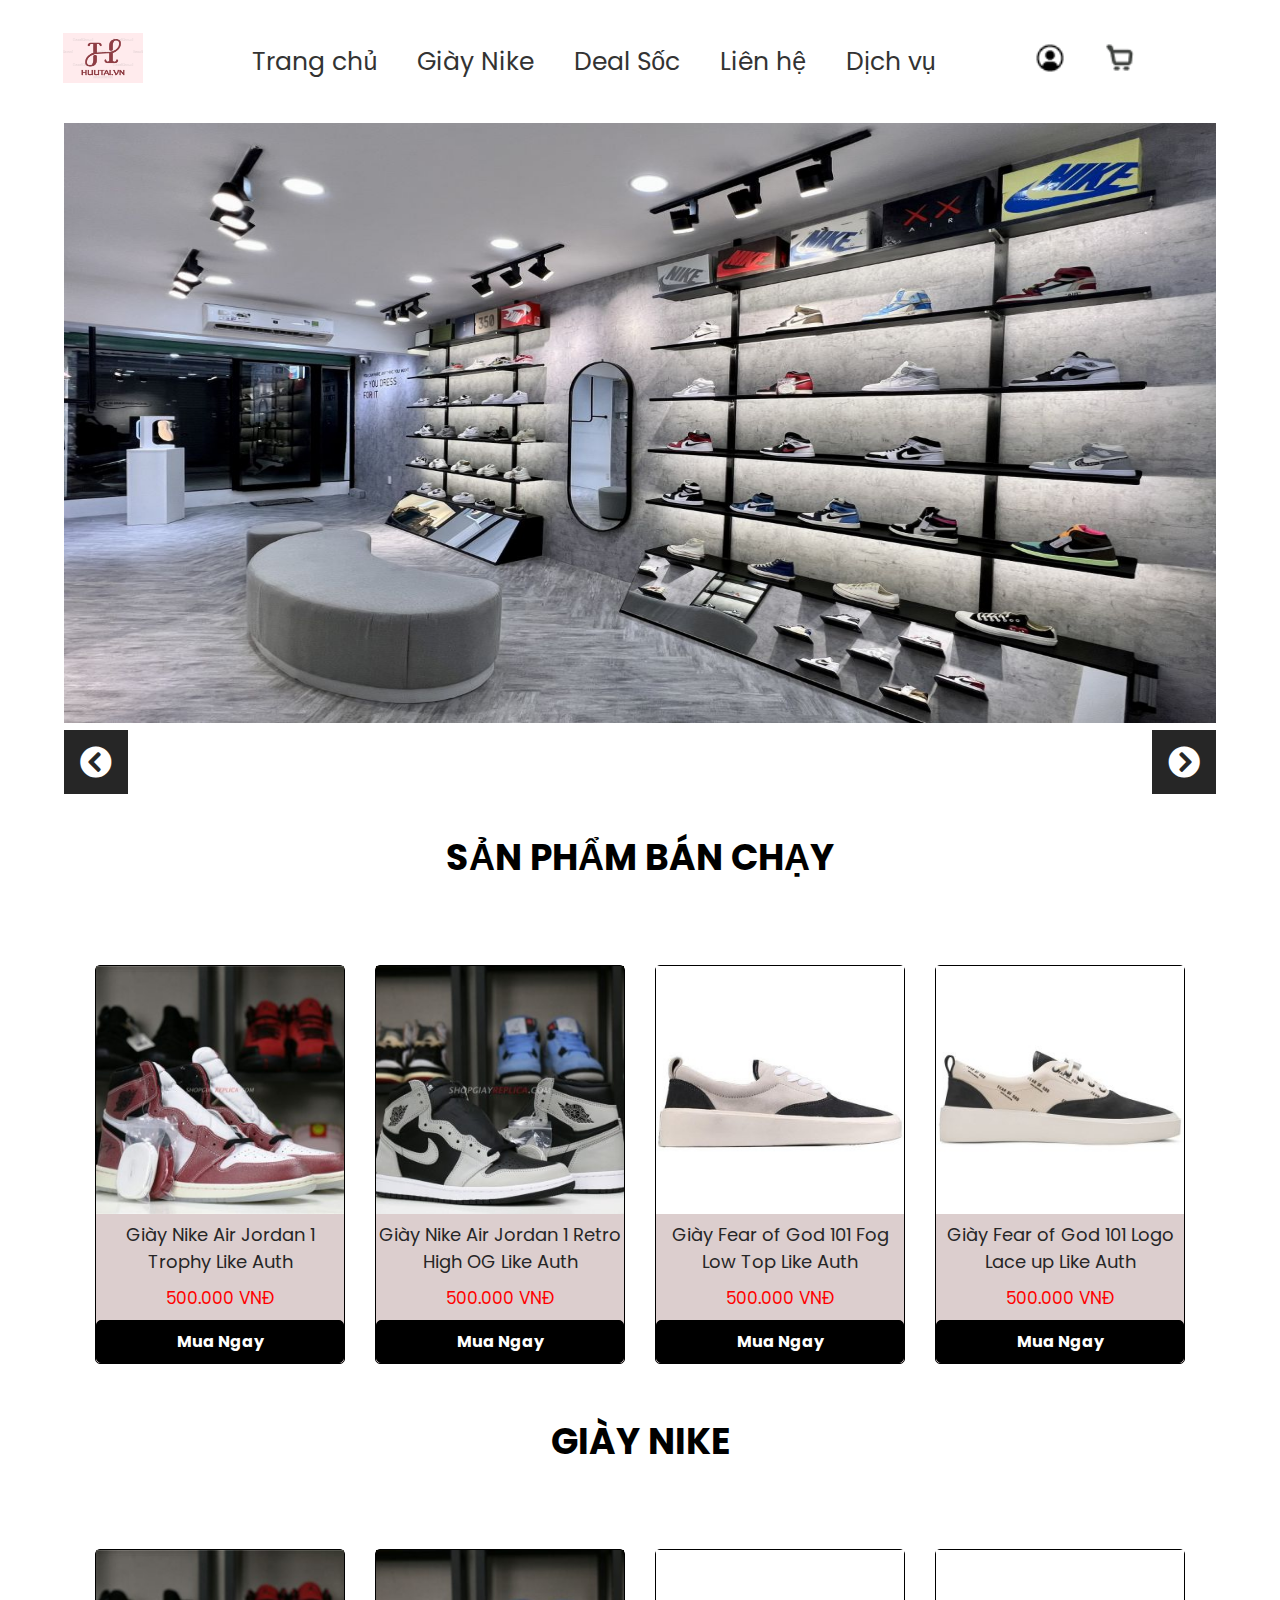
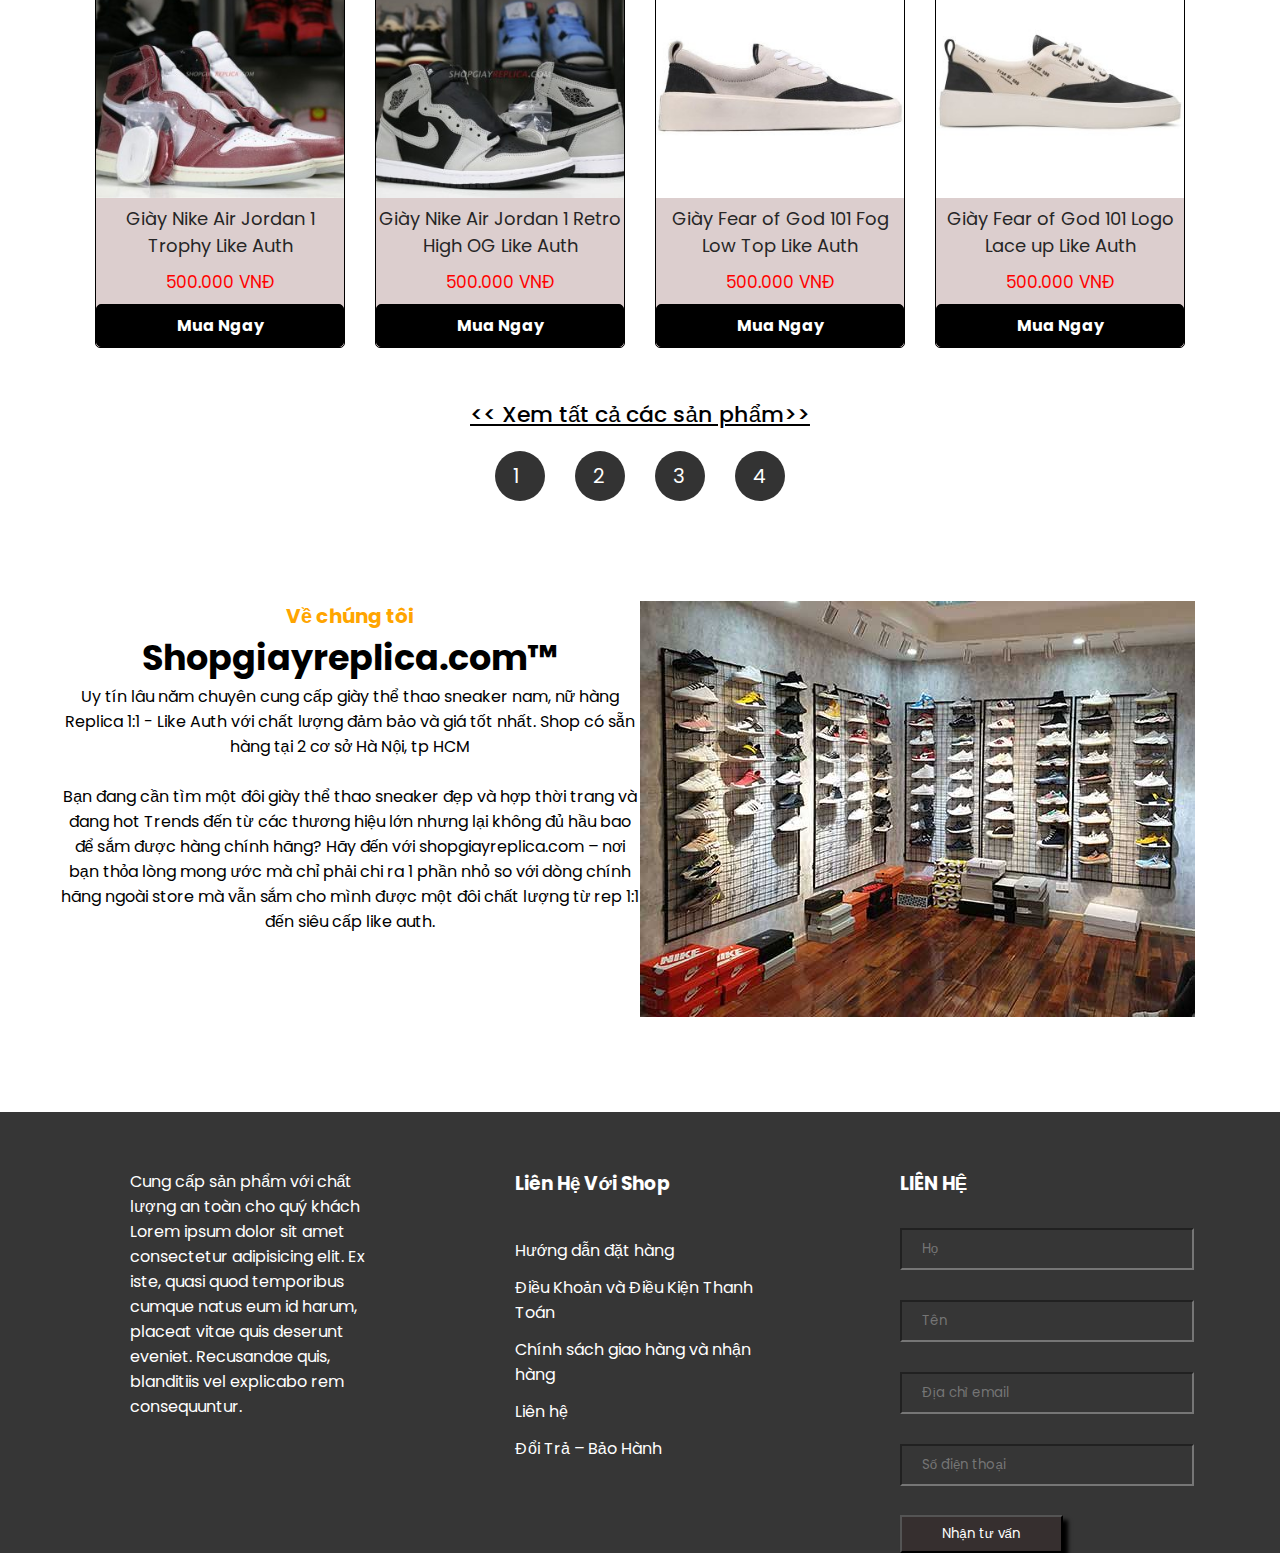
<file: index.html>
<!DOCTYPE html>
<html lang="en">

<head>
    <meta charset="UTF-8">
    <meta http-equiv="X-UA-Compatible" content="IE=edge">
    <meta name="viewport" content="width=device-width, initial-scale=1.0">
    <title>Web bán giày</title>
    <link rel="stylesheet" href="style.css">
    <link rel="stylesheet" href="http://use.fontawesome.com/releases/v5.7.0/css/all.css">
    <link rel="stylesheet" href="https://cdnjs.cloudflare.com/ajax/libs/font-awesome/6.1.1/css/all.min.css" integrity="sha512-KfkfwYDsLkIlwQp6LFnl8zNdLGxu9YAA1QvwINks4PhcElQSvqcyVLLD9aMhXd13uQjoXtEKNosOWaZqXgel0g==" crossorigin="anonymous" referrerpolicy="no-referrer"
    />
</head>

<body>
    <div class="container">
        <header>
            <a href="#" class="logo">
                <img src="img/lohooo.png" alt="">

            </a>

            <nav>

                <input type="checkbox" id="togge-menu">
                <ul class="menu">
                    <li><a href="#">Trang chủ</a></li>
                    <li><a href="product.html">Giày Nike</a></li>
                    <li><a href="#">Deal Sốc</a></li>
                    <li><a href="#">Liên hệ</a></li>
                    <li><a href="#">Dịch vụ</a></li>
                </ul>

                <!-- <div class="item">
                    <a href="">Trang chủ</a>
                </div>
                <div class="item">
                    <a href="">Sản phẩm</a>
                </div>
                <div class="item">
                    <a href="">Deal Sốc</a>
                </div>
                <div class="item">
                    <a href="">Liên hệ</a>
                </div>
                <div class="item">
                    <a href="">Dịch vụ</a>
                </div> -->
            </nav>
            <div class="acctions">
                <div class="item">
                    <a href="login.html"><img src="img/user.png" alt=""></a>
                </div>
                <div class="item">
                    <a href="#"><img src="img/cart.png" alt=""></a>
                </div>

            </div>
            <label for="togge-menu" class="btn-menu">
                <i class="fas fa-bars"></i> </label>
        </header>
        <div id="banner">
            <div class="box">
                <img src="img/0.jpg" alt="" id="anh">
                <div class="dieuhuong">
                    <i class="fa fa-chevron-circle-left" onclick="previous();"></i>
                    <i class="fa fa-chevron-circle-right" onclick="next();"></i>

                </div>
            </div>
            <script src="style.js"></script>
            <main>
                <h2>SẢN PHẨM BÁN CHẠY</h2>
                <div id="product">
                    <div class="item">
                        <img src="img/product_7.jpg" alt="">
                        <div class="name">Giày Nike Air Jordan 1 Trophy Like Auth</div>
                        <div class="pirce">500.000 VNĐ</div>
                        <div class="buy">Mua Ngay</div>
                    </div>
                    <div class="item">
                        <img src="img/product_8.jpg" alt="">
                        <div class="name">Giày Nike Air Jordan 1 Retro High OG Like Auth</div>
                        <div class="pirce">500.000 VNĐ</div>
                        <div class="buy">Mua Ngay</div>
                    </div>
                    <div class="item">
                        <img src="img/product_9.jpg" alt="">
                        <div class="name">Giày Fear of God 101 Fog Low Top Like Auth</div>
                        <div class="pirce">500.000 VNĐ</div>
                        <div class="buy">Mua Ngay</div>
                    </div>
                    <div class="item">
                        <img src="img/product_10.jpg" alt="">
                        <div class="name">Giày Fear of God 101 Logo Lace up Like Auth</div>
                        <div class="pirce">500.000 VNĐ</div>
                        <div class="buy">Mua Ngay</div>
                    </div>
                </div>
                <h2>GIÀY NIKE</h2>
                <div id="product">
                    <div class="item">
                        <img src="img/product_7.jpg" alt="">
                        <div class="name">Giày Nike Air Jordan 1 Trophy Like Auth</div>
                        <div class="pirce">500.000 VNĐ</div>
                        <div class="buy">Mua Ngay</div>
                    </div>
                    <div class="item">
                        <img src="img/product_8.jpg" alt="">
                        <div class="name">Giày Nike Air Jordan 1 Retro High OG Like Auth</div>
                        <div class="pirce">500.000 VNĐ</div>
                        <div class="buy">Mua Ngay</div>
                    </div>
                    <div class="item">
                        <img src="img/product_9.jpg" alt="">
                        <div class="name">Giày Fear of God 101 Fog Low Top Like Auth</div>
                        <div class="pirce">500.000 VNĐ</div>
                        <div class="buy">Mua Ngay</div>
                    </div>
                    <div class="item">
                        <img src="img/product_10.jpg" alt="">
                        <div class="name">Giày Fear of God 101 Logo Lace up Like Auth</div>
                        <div class="pirce">500.000 VNĐ</div>
                        <div class="buy">Mua Ngay</div>
                    </div>
                </div>
                <div class="xemtiep">
                    <a href="product.html">
                        << Xem tất cả các sản phẩm>> </a>
                </div>
                <div class="list-page">
                    <div class="item">
                        <a href="">1</a>
                    </div>
                    <div class="item">
                        <a href="">2</a>
                    </div>
                    <div class="item">
                        <a href="">3</a>
                    </div>
                    <div class="item">
                        <a href="">4</a>
                    </div>
                </div>
                <div class="profile">


                    <div class="box-left">
                        <h4>Về chúng tôi</h4>
                        <h3>Shopgiayreplica.com™</h3>
                        <p>Uy tín lâu năm chuyên cung cấp giày thể thao sneaker nam, nữ hàng Replica 1:1 - Like Auth với chất lượng đảm bảo và giá tốt nhất. Shop có sẵn hàng tại 2 cơ sở Hà Nội, tp HCM</p> <br>
                        <p>Bạn đang cần tìm một đôi giày thể thao sneaker đẹp và hợp thời trang và đang hot Trends đến từ các thương hiệu lớn nhưng lại không đủ hầu bao để sắm được hàng chính hãng? Hãy đến với shopgiayreplica.com – nơi bạn thỏa lòng mong
                            ước mà chỉ phải chi ra 1 phần nhỏ so với dòng chính hãng ngoài store mà vẫn sắm cho mình được một đôi chất lượng từ rep 1:1 đến siêu cấp like auth.</p>
                    </div>
                    <div class="box-right">
                        <img src="img/sp2.jpg" alt="">
                    </div>
                </div>
            </main>

            <div id="footer">
                <div class="box">
                    <div class="logo">

                    </div>
                    <p>Cung cấp sản phẩm với chất lượng an toàn cho quý khách</p>
                    <p>Lorem ipsum dolor sit amet consectetur adipisicing elit. Ex iste, quasi quod temporibus cumque natus eum id harum, placeat vitae quis deserunt eveniet. Recusandae quis, blanditiis vel explicabo rem consequuntur.</p>
                </div>
                <div class="box">
                    <h3>Liên Hệ Với Shop</h3>
                    <ul class="quick-menu">
                        <div class="item">
                            <a href="">Hướng dẫn đặt hàng</a>
                        </div>
                        <div class="item">
                            <a href="">Điều Khoản và Điều Kiện Thanh Toán</a>
                        </div>
                        <div class="item">
                            <a href="">Chính sách giao hàng và nhận hàng</a>
                        </div>
                        <div class="item">
                            <a href="">Liên hệ</a>
                        </div>
                        <div class="item">
                            <a href="">Đổi Trả – Bảo Hành</a>
                        </div>
                    </ul>
                </div>
                <div class="box">
                    <h3>LIÊN HỆ</h3>
                    <form action="">
                        <input type="text" placeholder="Họ">
                        <input type="text" placeholder="Tên">
                        <input type="text" placeholder="Địa chỉ email">
                        <input type="number" placeholder="Số điện thoại">

                        <button>Nhận tư vấn</button>
                    </form>
                </div>
            </div>
        </div>
    </div>
</body>

</html>
</file>
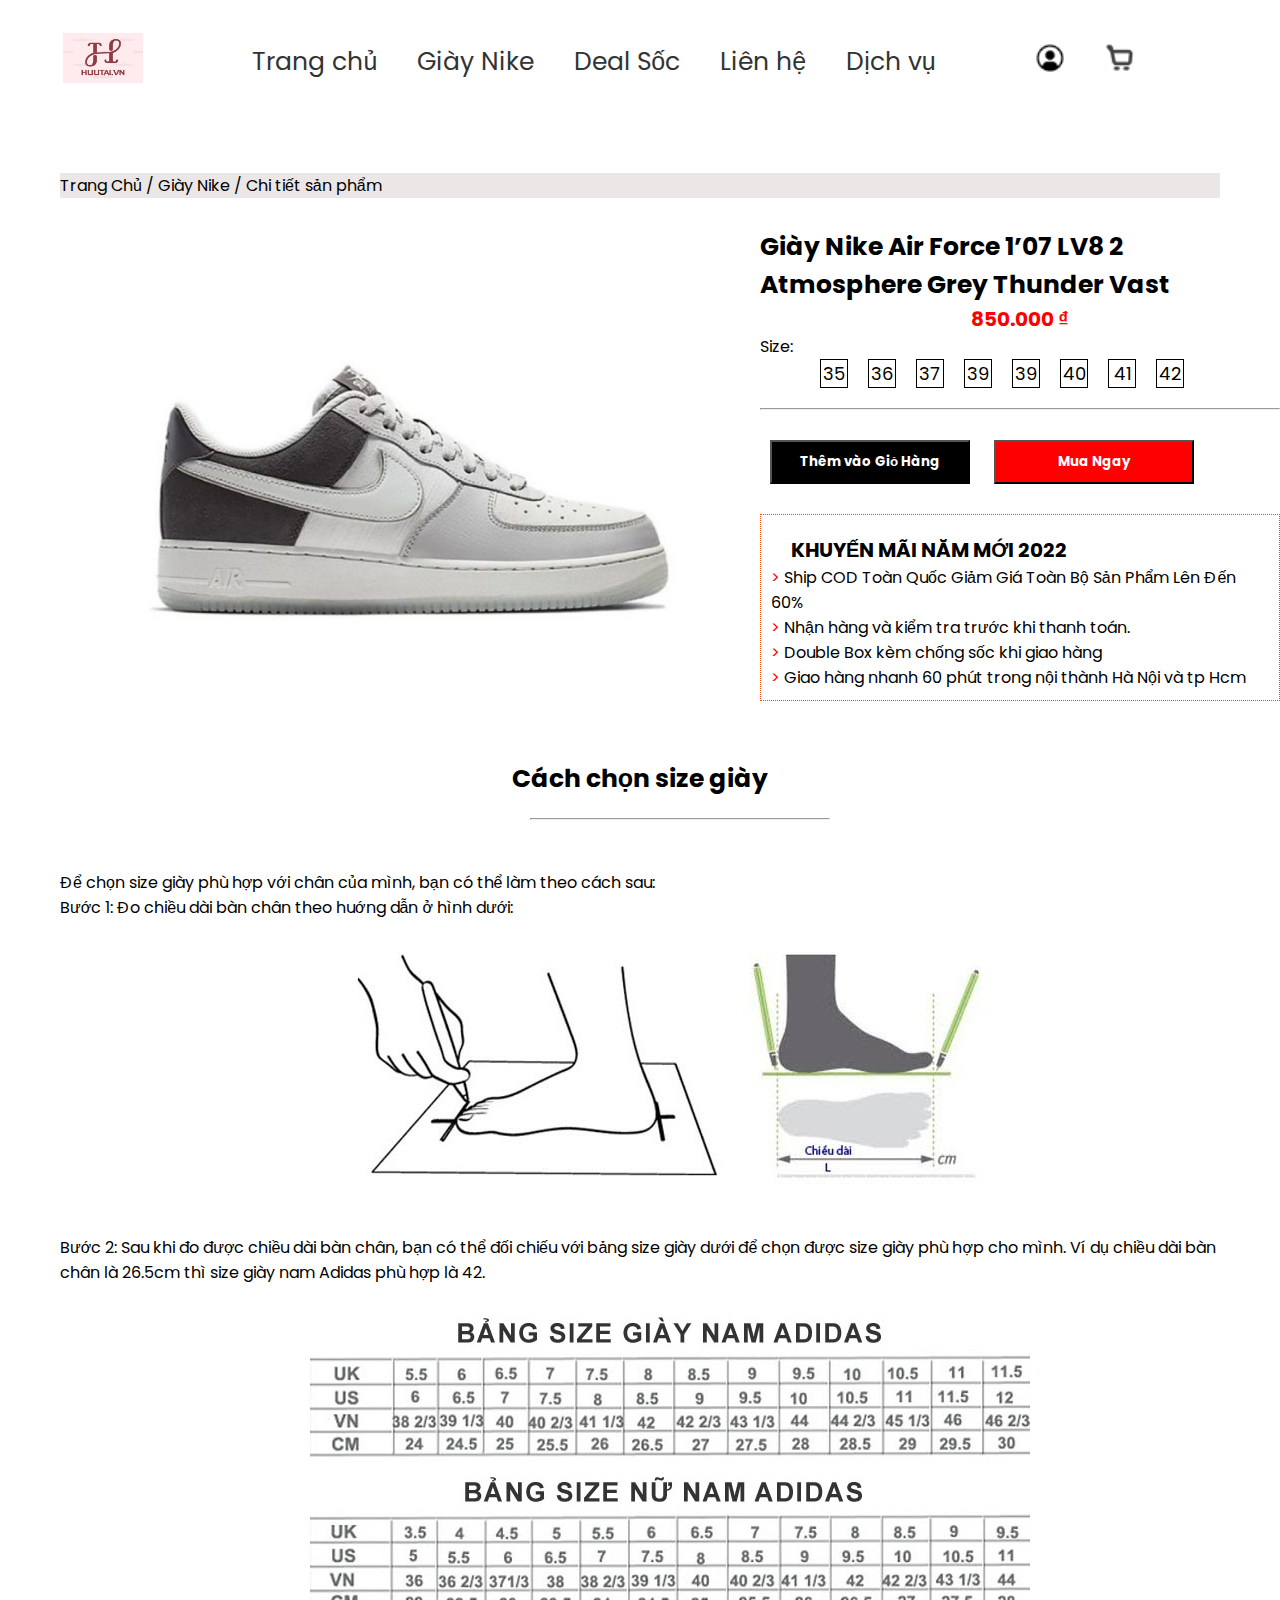
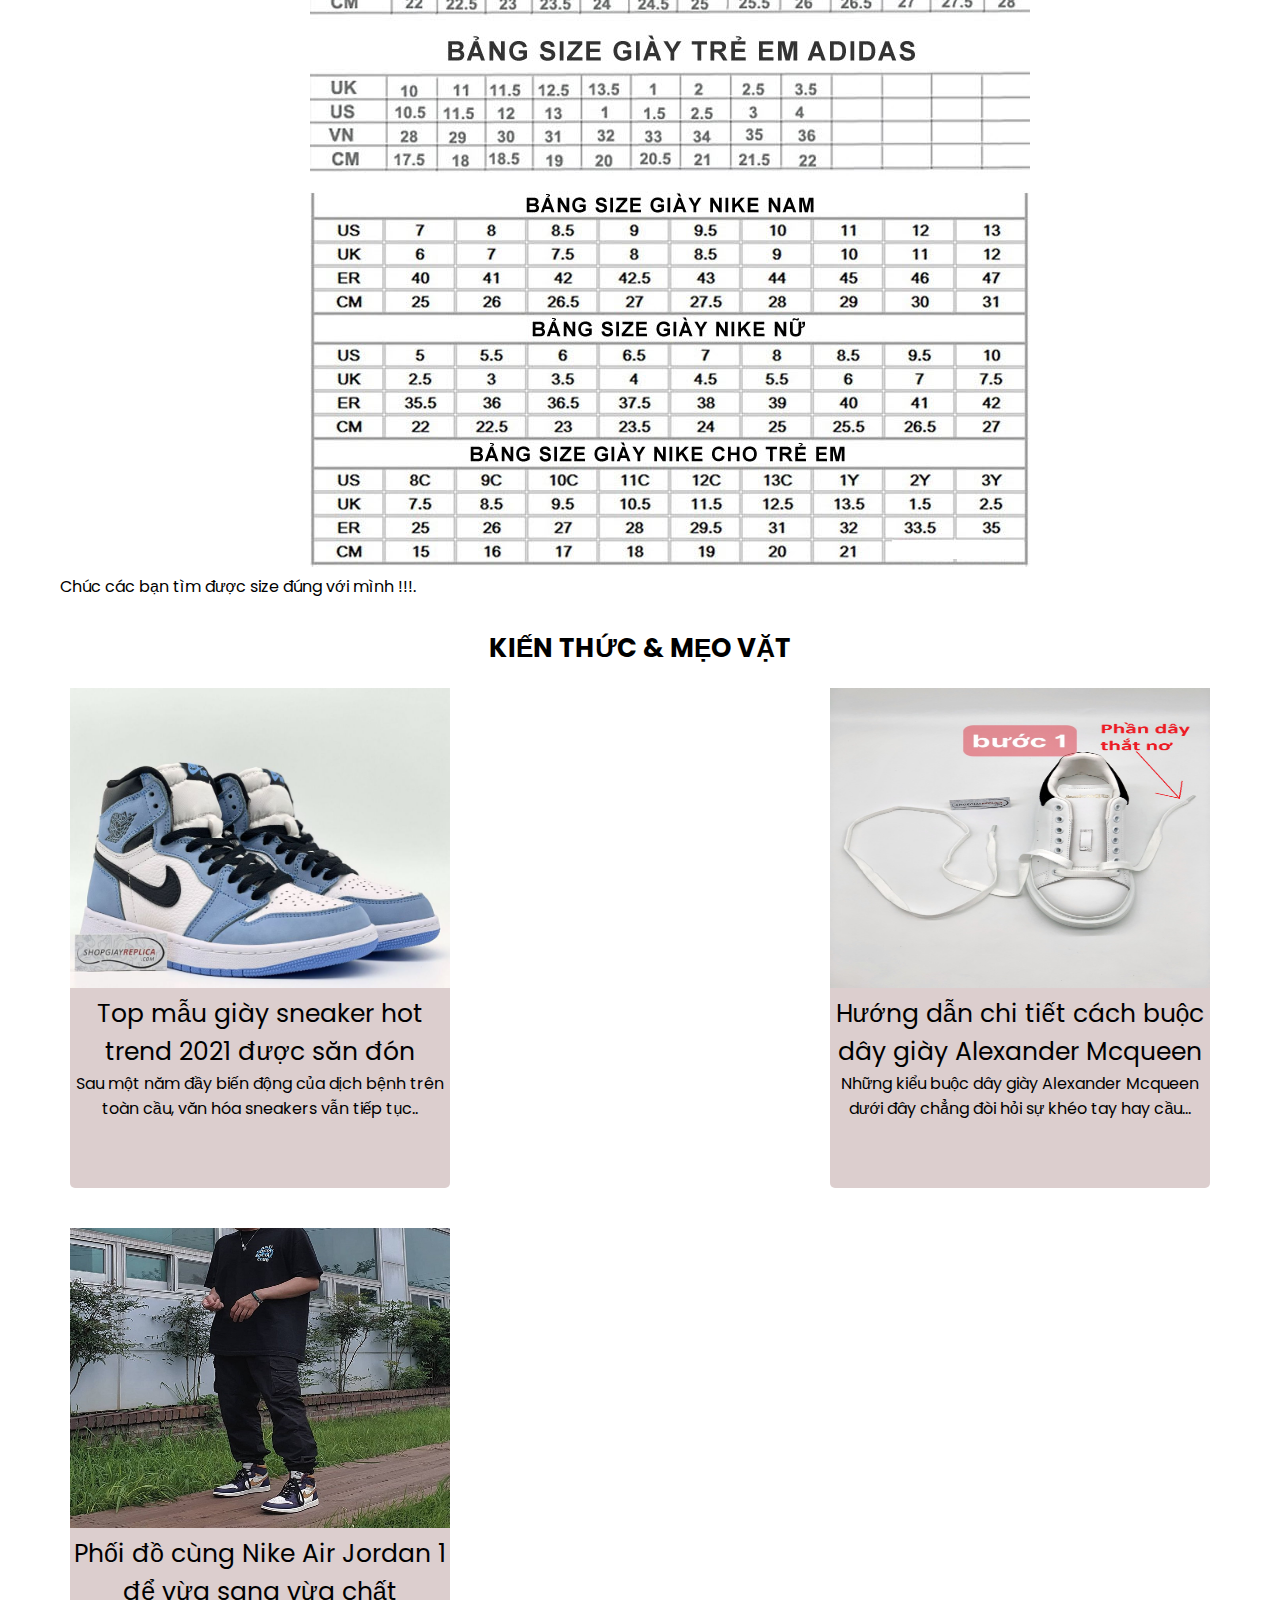
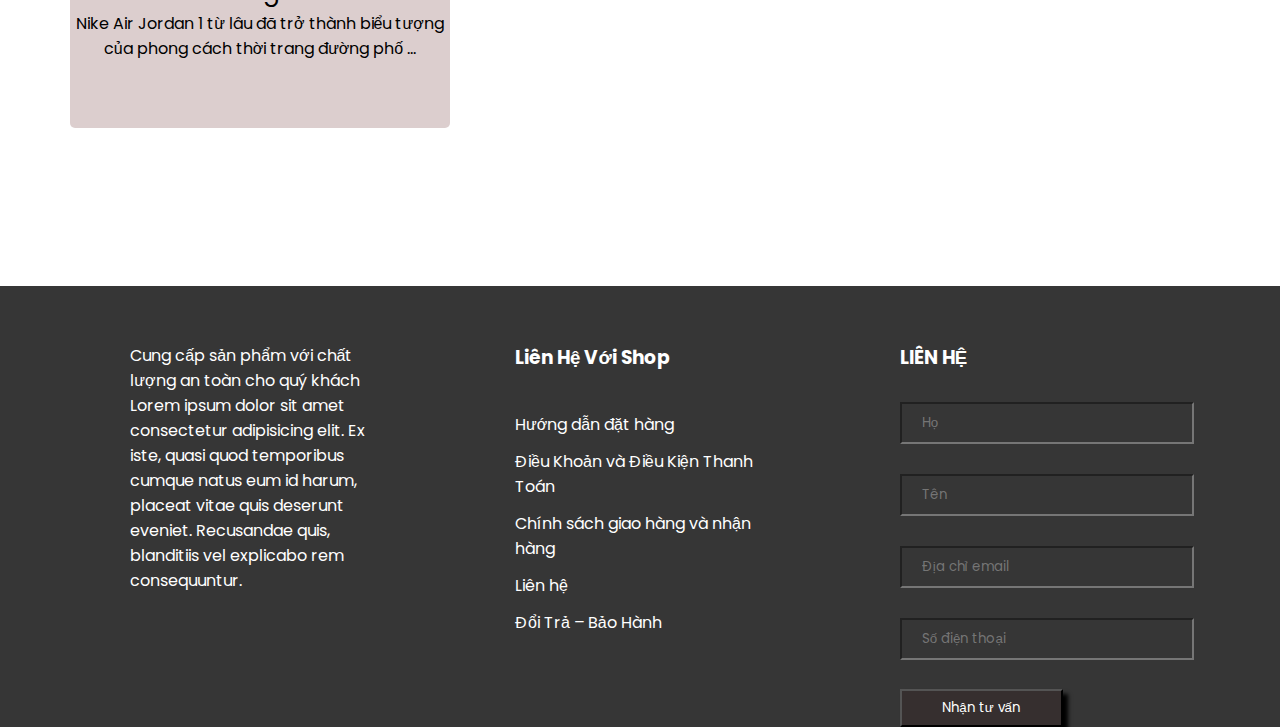
<file: chitiet.html>
<!DOCTYPE html>
<html lang="en">

<head>
    <meta charset="UTF-8">
    <meta http-equiv="X-UA-Compatible" content="IE=edge">
    <meta name="viewport" content="width=device-width, initial-scale=1.0">
    <title>Web bán giày</title>
    <link rel="stylesheet" href="style3.css">
    <link rel="stylesheet" href="style.css">
    <link rel="stylesheet" href="http://use.fontawesome.com/releases/v5.7.0/css/all.css">
    <link rel="stylesheet" href="style2.css">
    <link rel="stylesheet" href="https://cdnjs.cloudflare.com/ajax/libs/font-awesome/6.1.1/css/all.min.css" integrity="sha512-KfkfwYDsLkIlwQp6LFnl8zNdLGxu9YAA1QvwINks4PhcElQSvqcyVLLD9aMhXd13uQjoXtEKNosOWaZqXgel0g==" crossorigin="anonymous" referrerpolicy="no-referrer"
    />
</head>

<body>
    <div class="container">
        <header>
            <a href="#" class="logo">
                <img src="img/lohooo.png" alt="">

            </a>

            <nav>

                <input type="checkbox" id="togge-menu">
                <ul class="menu">
                    <li><a href="index.html">Trang chủ</a></li>
                    <li><a href="product.html">Giày Nike</a></li>
                    <li><a href="#">Deal Sốc</a></li>
                    <li><a href="#">Liên hệ</a></li>
                    <li><a href="#">Dịch vụ</a></li>
                </ul>
                <!-- <div class="item">
                    <a href="">Trang chủ</a>
                </div>
                <div class="item">
                    <a href="">Sản phẩm</a>
                </div>
                <div class="item">
                    <a href="">Deal Sốc</a>
                </div>
                <div class="item">
                    <a href="">Liên hệ</a>
                </div>
                <div class="item">
                    <a href="">Dịch vụ</a>
                </div> -->
            </nav>
            <div class="acctions">
                <div class="item">
                    <a href="login.html"><img src="img/user.png" alt=""></a>
                </div>
                <div class="item">
                    <a href="#"><img src="img/cart.png" alt=""></a>
                </div>

            </div>
            <label for="togge-menu" class="btn-menu">
                <i class="fas fa-bars"></i> </label>
        </header>
        <main>
            <div class="top">

                <a href="index.html"> <i class="fa-solid fa-house-chimney">

            </i> Trang Chủ /
                </a>
                <a href="product.html">Giày Nike /</a>
                <a href=""> Chi tiết sản phẩm</a>
            </div>
            <div class="chitiet">
                <div class="box-left">
                    <img src="img/product_11_1.jpg" alt="">
                </div>
                <div class="box-right">

                    <h3>Giày Nike Air Force 1’07 LV8 2 Atmosphere Grey Thunder Vast</h3>
                    <h4>850.000 ₫</h4>
                    <p>Size:</p>
                    <div class="size">
                        <p>35</p>
                        <p>36</p>
                        <p>37</p>
                        <p>39</p>
                        <p>39</p>
                        <p>40</p>
                        <p>41</p>
                        <p>42</p>
                    </div>
                    <hr>
                    <div class="mua">
                        <span id="one">   <button>Thêm vào Giỏ Hàng</button></span>
                        <span id="two">  <button >Mua Ngay</button></span>
                    </div>
                    <div class="box-1">
                        <h3>KHUYẾN MÃI NĂM MỚI 2022</h3>

                        <p> <span style="color: red;">></span> Ship COD Toàn Quốc Giảm Giá Toàn Bộ Sản Phẩm Lên Đến 60% </p>
                        <p> <span style="color: red;">></span> Nhận hàng và kiểm tra trước khi thanh toán.</p>
                        <p> <span style="color: red;">></span> Double Box kèm chống sốc khi giao hàng</p>
                        <p> <span style="color: red;">></span> Giao hàng nhanh 60 phút trong nội thành Hà Nội và tp Hcm</p>
                    </div>
                </div>

            </div>
            <h4>Cách chọn size giày
                <hr>
            </h4>
            <div class="hd">
                <p>Để chọn size giày phù hợp với chân của mình, bạn có thể làm theo cách sau:</p>
                <p>Bước 1: Đo chiều dài bàn chân theo huớng dẫn ở hình dưới:</p>
                <img src="img/size1.jpg" alt="">
                <p>Bước 2: Sau khi đo được chiều dài bàn chân, bạn có thể đối chiếu với bảng size giày dưới để chọn được size giày phù hợp cho mình. Ví dụ chiều dài bàn chân là 26.5cm thì size giày nam Adidas phù hợp là 42.</p>
                <img src="img/size2.jpg" alt="">
                <img src="img/size3.jpg" alt="">
                <p>Chúc các bạn tìm được size đúng với mình !!!.</p>
            </div>
            <div class="box-2">
                <h3>KIẾN THỨC & MẸO VẶT</h3>
                <div class="product3">
                    <div class="item3">
                        <img src="img/product3_1.jpg" alt="">
                        <div class="name"> Top mẫu giày sneaker hot trend 2021 được săn đón</div>
                        <p>Sau một năm đầy biến động của dịch bệnh trên toàn cầu, văn hóa sneakers vẫn tiếp tục..</p>
                    </div>
                    <div class="item3">
                        <img src="img/product3_2.jpg" alt="">
                        <div class="name"> Hướng dẫn chi tiết cách buộc dây giày Alexander Mcqueen </div>
                        <p>Những kiểu buộc dây giày Alexander Mcqueen dưới đây chẳng đòi hỏi sự khéo tay hay cầu...</p>
                    </div>
                    <div class="item3">
                        <img src="img/product3_3.jpg" alt="">
                        <div class="name"> Phối đồ cùng Nike Air Jordan 1 để vừa sang vừa chất</div>
                        <p>Nike Air Jordan 1 từ lâu đã trở thành biểu tượng của phong cách thời trang đường phố ...</p>
                    </div>
                </div>
            </div>
        </main>
        <div id="footer">
            <div class="box">
                <div class="logo">

                </div>
                <p>Cung cấp sản phẩm với chất lượng an toàn cho quý khách</p>
                <p>Lorem ipsum dolor sit amet consectetur adipisicing elit. Ex iste, quasi quod temporibus cumque natus eum id harum, placeat vitae quis deserunt eveniet. Recusandae quis, blanditiis vel explicabo rem consequuntur.</p>
            </div>
            <div class="box">
                <h3>Liên Hệ Với Shop</h3>
                <ul class="quick-menu">
                    <div class="item">
                        <a href="">Hướng dẫn đặt hàng</a>
                    </div>
                    <div class="item">
                        <a href="">Điều Khoản và Điều Kiện Thanh Toán</a>
                    </div>
                    <div class="item">
                        <a href="">Chính sách giao hàng và nhận hàng</a>
                    </div>
                    <div class="item">
                        <a href="">Liên hệ</a>
                    </div>
                    <div class="item">
                        <a href="">Đổi Trả – Bảo Hành</a>
                    </div>
                </ul>
            </div>
            <div class="box">
                <h3>LIÊN HỆ</h3>
                <form action="">
                    <input type="text" placeholder="Họ">
                    <input type="text" placeholder="Tên">
                    <input type="text" placeholder="Địa chỉ email">
                    <input type="number" placeholder="Số điện thoại">

                    <button>Nhận tư vấn</button>
                </form>
            </div>
        </div>
    </div>
    </div>
</body>

</html>
</file>
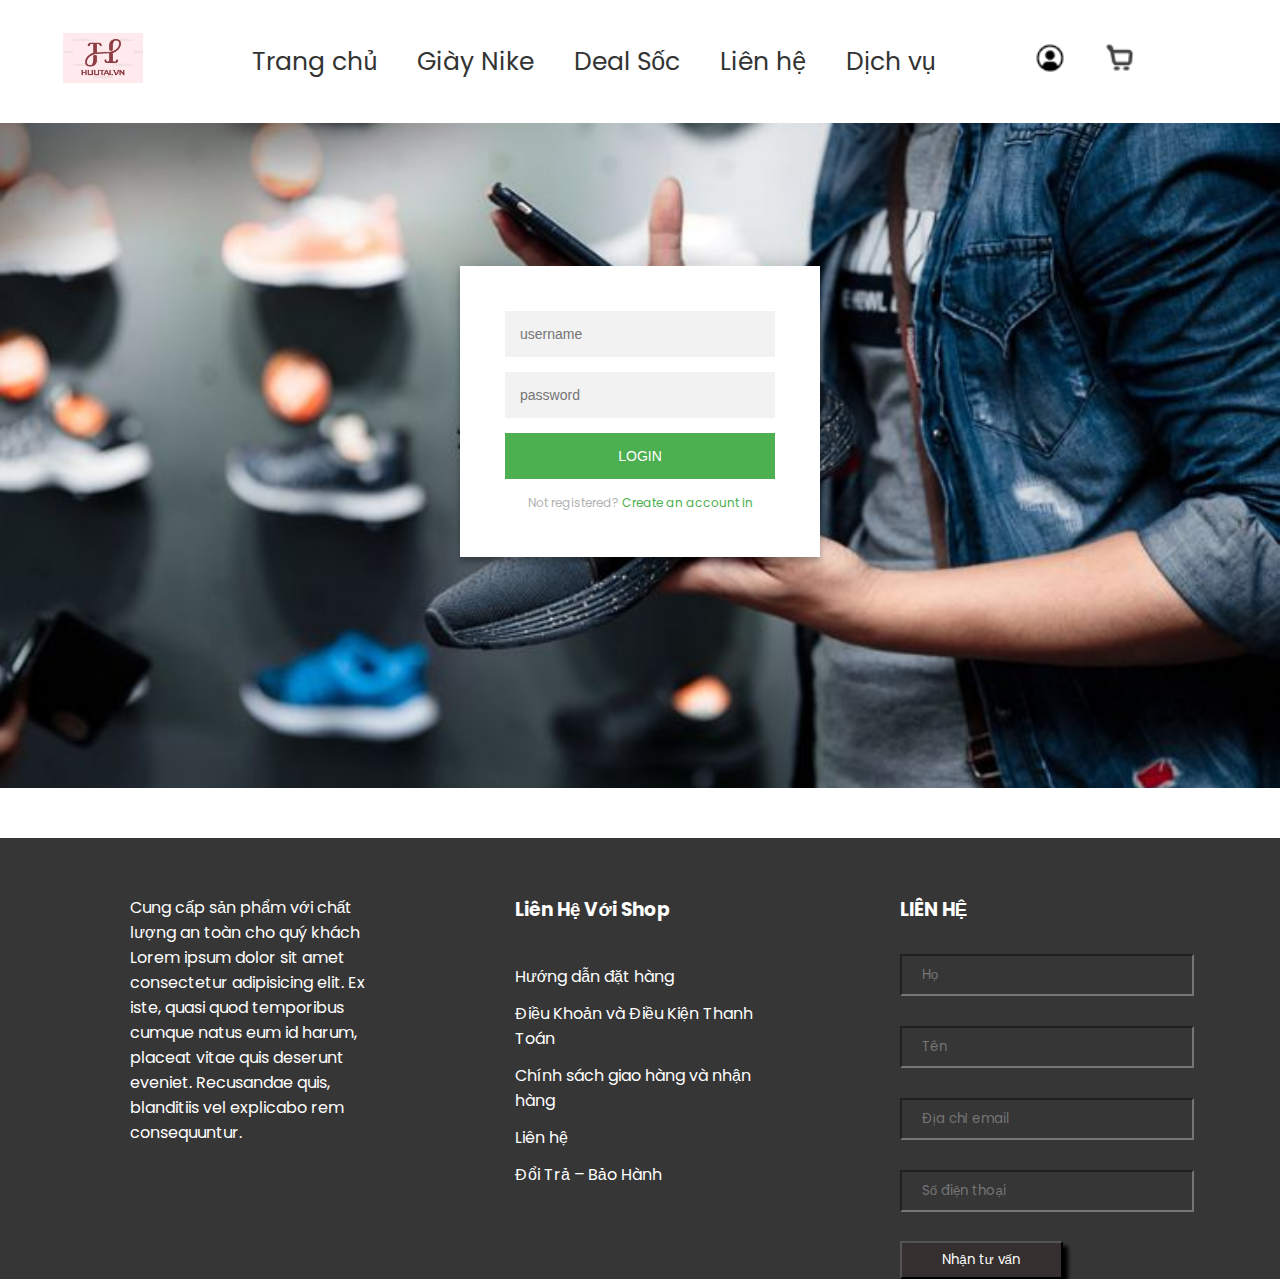
<file: login.html>
<!DOCTYPE html>
<html lang="en">

<head>
    <meta charset="UTF-8">
    <meta http-equiv="X-UA-Compatible" content="IE=edge">
    <meta name="viewport" content="width=device-width, initial-scale=1.0">
    <title>Web bán giày</title>
    <link rel="stylesheet" href="style4.css">
    <link rel="stylesheet" href="style3.css">
    <link rel="stylesheet" href="style.css">
    <link rel="stylesheet" href="http://use.fontawesome.com/releases/v5.7.0/css/all.css">
    <link rel="stylesheet" href="style2.css">
    <link rel="stylesheet" href="https://cdnjs.cloudflare.com/ajax/libs/font-awesome/6.1.1/css/all.min.css" integrity="sha512-KfkfwYDsLkIlwQp6LFnl8zNdLGxu9YAA1QvwINks4PhcElQSvqcyVLLD9aMhXd13uQjoXtEKNosOWaZqXgel0g==" crossorigin="anonymous" referrerpolicy="no-referrer"
    />
</head>

<body>
    <div class="container">
        <header>
            <a href="#" class="logo">
                <img src="img/lohooo.png" alt="">

            </a>

            <nav>

                <input type="checkbox" id="togge-menu">
                <ul class="menu">
                    <li><a href="index.html">Trang chủ</a></li>
                    <li><a href="product.html">Giày Nike</a></li>
                    <li><a href="#">Deal Sốc</a></li>
                    <li><a href="#">Liên hệ</a></li>
                    <li><a href="#">Dịch vụ</a></li>
                </ul>
                <!-- <div class="item">
                    <a href="">Trang chủ</a>
                </div>
                <div class="item">
                    <a href="">Sản phẩm</a>
                </div>
                <div class="item">
                    <a href="">Deal Sốc</a>
                </div>
                <div class="item">
                    <a href="">Liên hệ</a>
                </div>
                <div class="item">
                    <a href="">Dịch vụ</a>
                </div> -->
            </nav>
            <div class="acctions">
                <div class="item">
                    <a href="login.html"><img src="img/user.png" alt=""></a>
                </div>
                <div class="item">
                    <a href="#"><img src="img/cart.png" alt=""></a>
                </div>

            </div>
            <label for="togge-menu" class="btn-menu">
                <i class="fas fa-bars"></i> </label>
        </header>
        <main>
            <div class="login-page">
                <div class="form">
                    <form class="register-form" action="#" name="register" method="GET" onsubmit="return formRegister();">
                        <input type="text" placeholder="name" />
                        <input type="password" placeholder="password" />
                        <input type="text" placeholder="email address" />
                        <button>create</button>

                        <p class="message">Already registered? <a href="login.html">Sign In</a></p>
                    </form>
                    <form class="login-form">
                        <input type="text" placeholder="username" name="lastName" />
                        <input type="password" placeholder="password" />
                        <button>login</button>
                        <p class="message">Not registered? <a href="dangky.html">Create an account in</a></p>


                    </form>
                </div>
            </div>

        </main>
        <div id="footer">
            <div class="box">
                <div class="logo">

                </div>
                <p>Cung cấp sản phẩm với chất lượng an toàn cho quý khách</p>
                <p>Lorem ipsum dolor sit amet consectetur adipisicing elit. Ex iste, quasi quod temporibus cumque natus eum id harum, placeat vitae quis deserunt eveniet. Recusandae quis, blanditiis vel explicabo rem consequuntur.</p>
            </div>
            <div class="box">
                <h3>Liên Hệ Với Shop</h3>
                <ul class="quick-menu">
                    <div class="item">
                        <a href="">Hướng dẫn đặt hàng</a>
                    </div>
                    <div class="item">
                        <a href="">Điều Khoản và Điều Kiện Thanh Toán</a>
                    </div>
                    <div class="item">
                        <a href="">Chính sách giao hàng và nhận hàng</a>
                    </div>
                    <div class="item">
                        <a href="">Liên hệ</a>
                    </div>
                    <div class="item">
                        <a href="">Đổi Trả – Bảo Hành</a>
                    </div>
                </ul>
            </div>
            <div class="box">
                <h3>LIÊN HỆ</h3>
                <form action="">
                    <input type="text" placeholder="Họ">
                    <input type="text" placeholder="Tên">
                    <input type="text" placeholder="Địa chỉ email">
                    <input type="number" placeholder="Số điện thoại">

                    <button>Nhận tư vấn</button>
                </form>
            </div>
        </div>
    </div>
    </div>
</body>

</html>
</file>
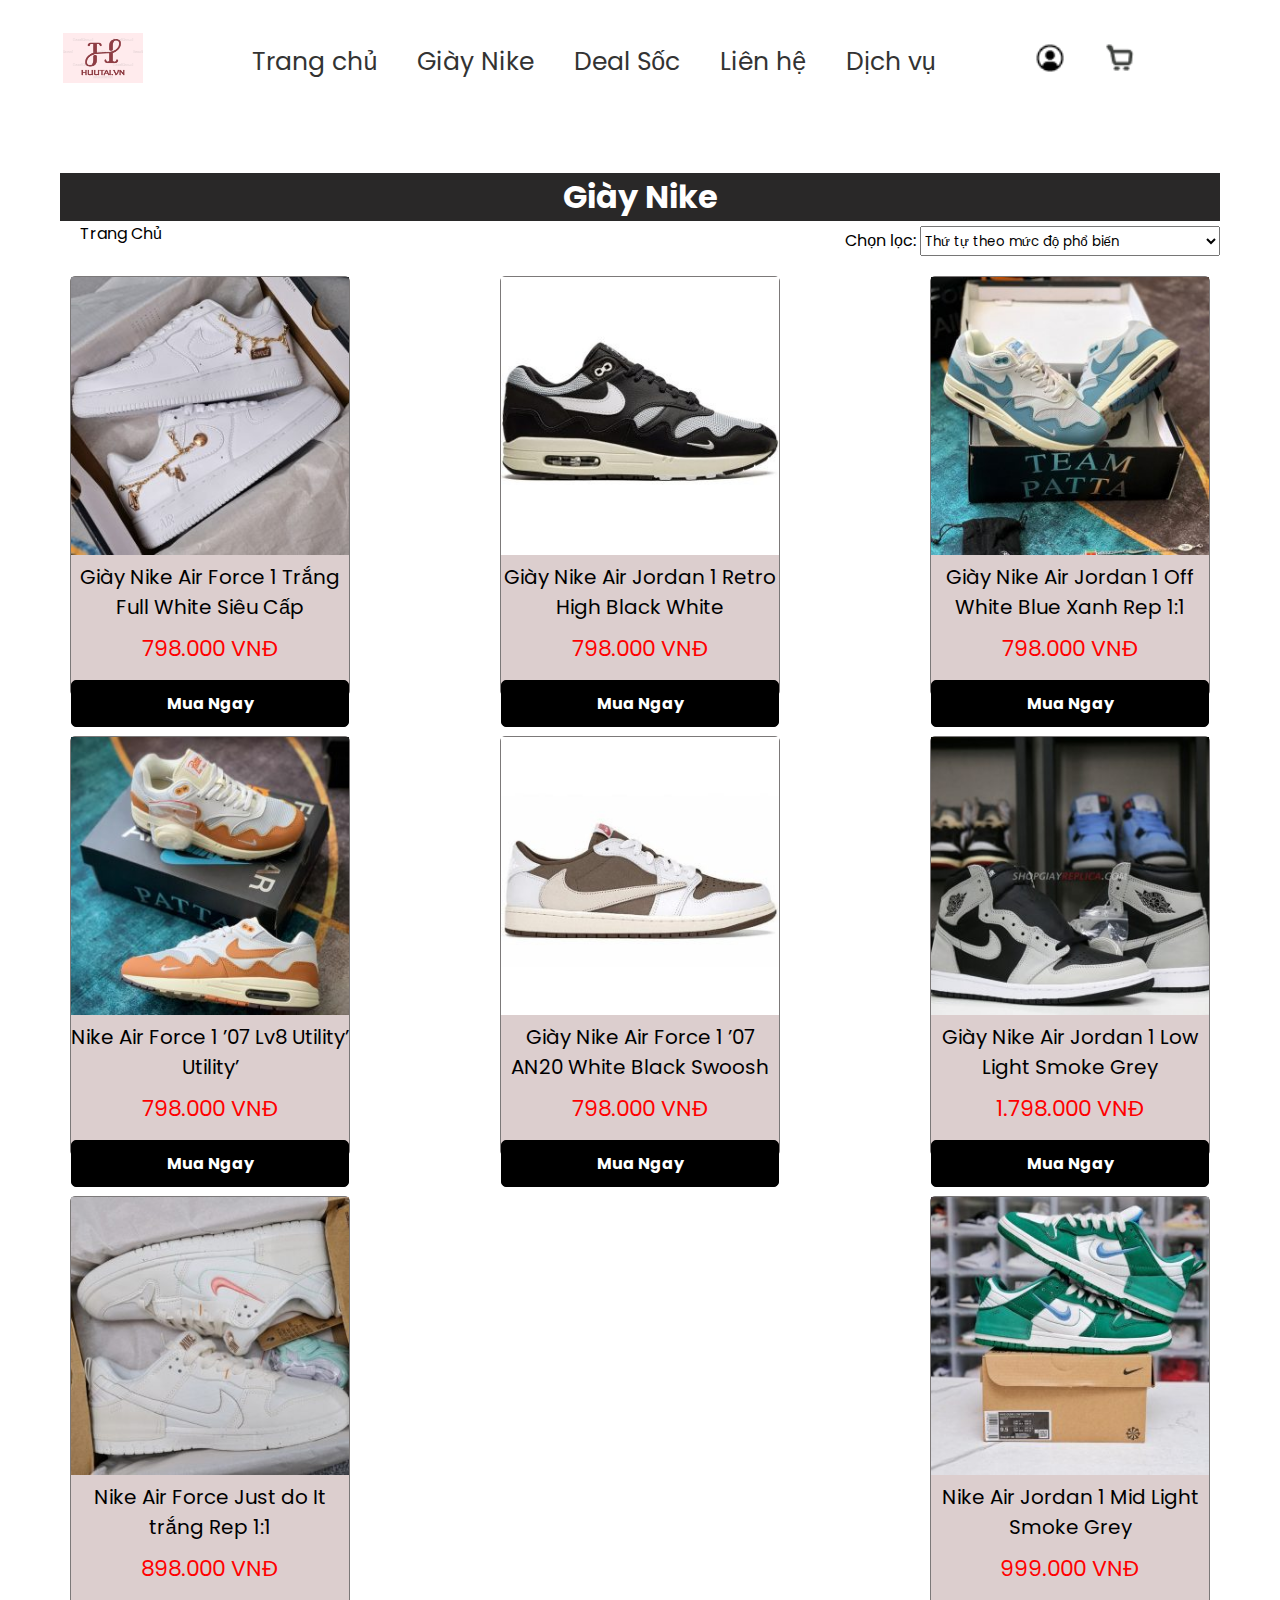
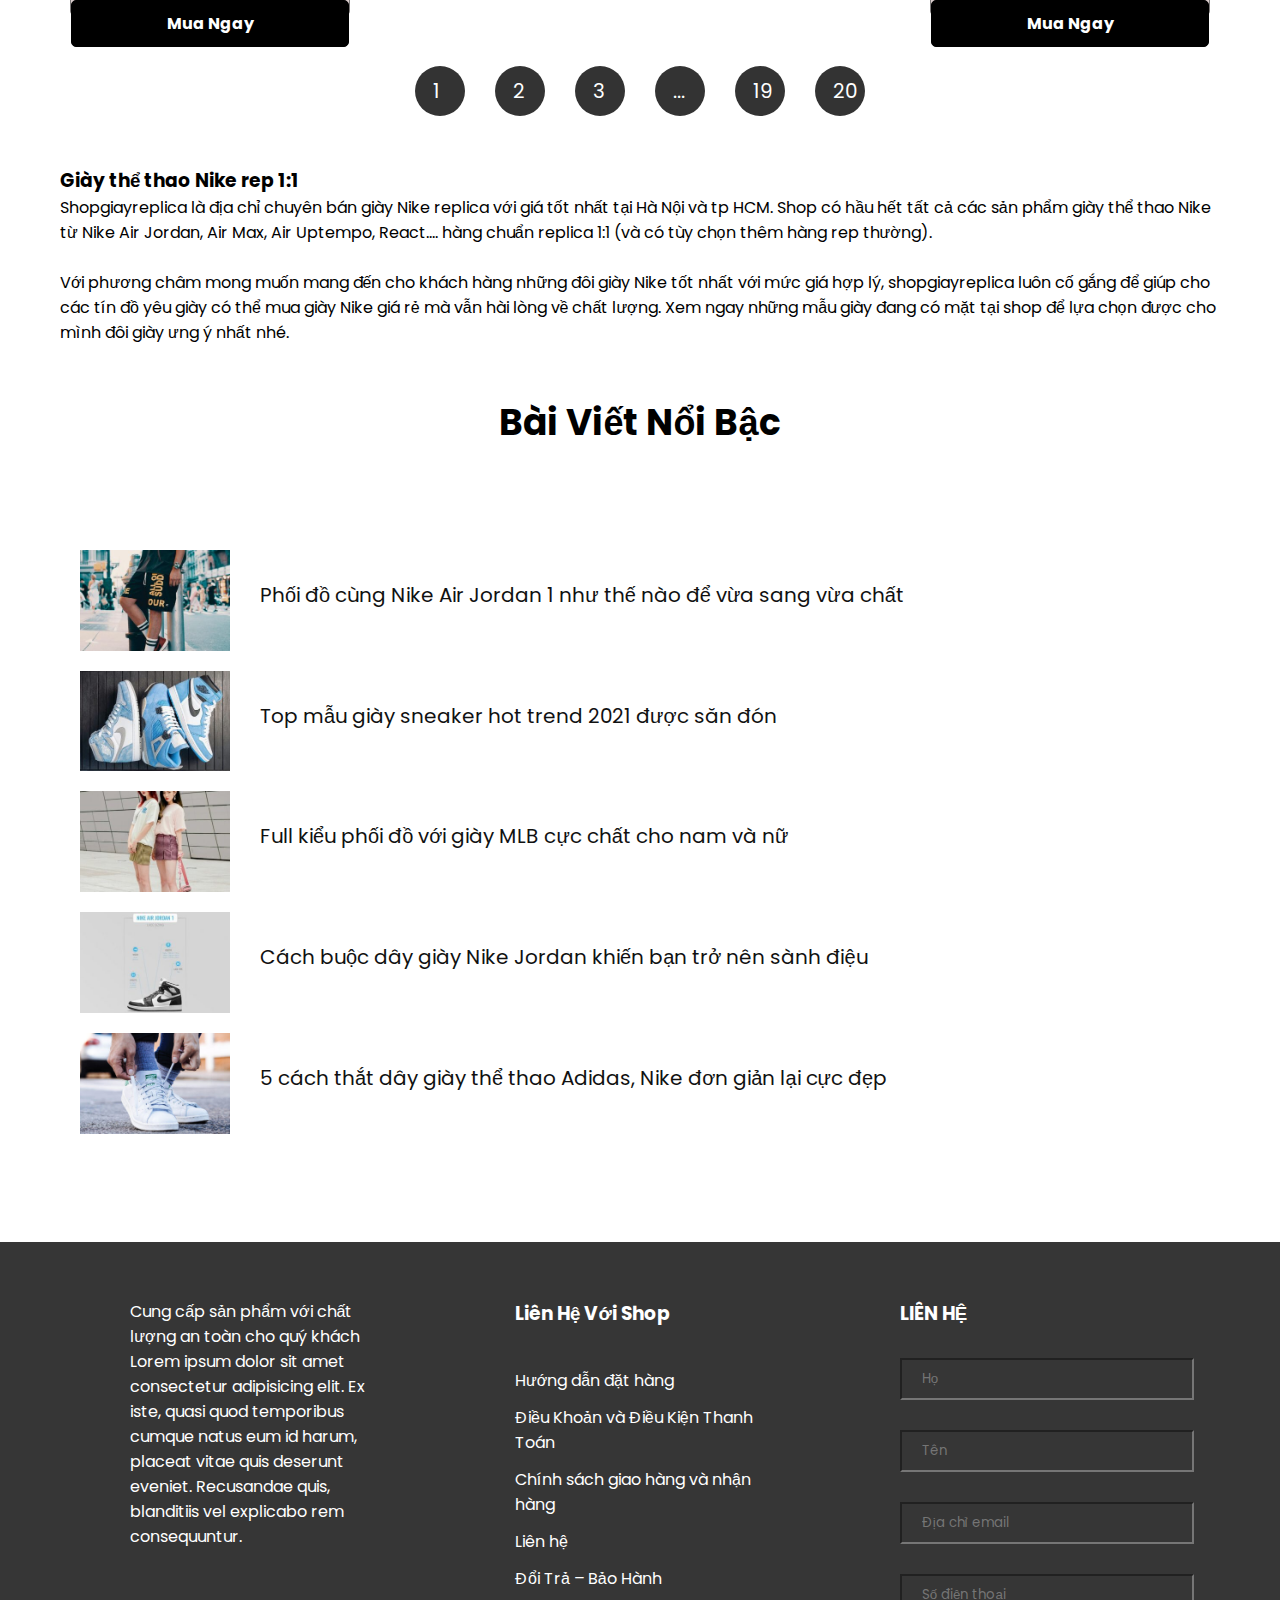
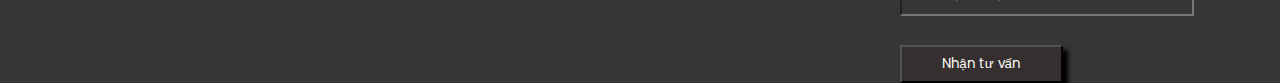
<file: product.html>
<!DOCTYPE html>
<html lang="en">

<head>
    <meta charset="UTF-8">
    <meta http-equiv="X-UA-Compatible" content="IE=edge">
    <meta name="viewport" content="width=device-width, initial-scale=1.0">
    <title>Web bán giày</title>
    <link rel="stylesheet" href="style.css">
    <link rel="stylesheet" href="http://use.fontawesome.com/releases/v5.7.0/css/all.css">
    <link rel="stylesheet" href="style2.css">
    <link rel="stylesheet" href="https://cdnjs.cloudflare.com/ajax/libs/font-awesome/6.1.1/css/all.min.css" integrity="sha512-KfkfwYDsLkIlwQp6LFnl8zNdLGxu9YAA1QvwINks4PhcElQSvqcyVLLD9aMhXd13uQjoXtEKNosOWaZqXgel0g==" crossorigin="anonymous" referrerpolicy="no-referrer"
    />
</head>

<body>
    <div class="container">
        <header>
            <a href="#" class="logo">
                <img src="img/lohooo.png" alt="">

            </a>

            <nav>

                <input type="checkbox" id="togge-menu">
                <ul class="menu">
                    <li><a href="index.html">Trang chủ</a></li>
                    <li><a href="product.html">Giày Nike</a></li>
                    <li><a href="#">Deal Sốc</a></li>
                    <li><a href="#">Liên hệ</a></li>
                    <li><a href="#">Dịch vụ</a></li>
                </ul>
                <!-- <div class="item">
                    <a href="">Trang chủ</a>
                </div>
                <div class="item">
                    <a href="">Sản phẩm</a>
                </div>
                <div class="item">
                    <a href="">Deal Sốc</a>
                </div>
                <div class="item">
                    <a href="">Liên hệ</a>
                </div>
                <div class="item">
                    <a href="">Dịch vụ</a>
                </div> -->
            </nav>
            <div class="acctions">
                <div class="item">
                    <a href="login.html"><img src="img/user.png" alt=""></a>
                </div>
                <div class="item">
                    <a href="#"><img src="img/cart.png" alt=""></a>
                </div>

            </div>
            <label for="togge-menu" class="btn-menu">
                <i class="fas fa-bars"></i> </label>
        </header>
        <main>
            <h1>Giày Nike</h1>
            <div class="head">

                <a href="index.html"> <i class="fa-solid fa-house-chimney">

            </i> Trang Chủ
                </a>
                <div class="chon">
                    <form action="">
                        <label for="">Chọn lọc:</label>
                        <select name="" id="">
                        <option value=""> Thứ tự theo mức độ phổ biến</option>
                        <option value="">Thứ tự theo giá: thấp đến cao</option>
                        <option value="">Thứ tự theo giá: cao đến thấp</option>

                    </select>
                    </form>
                </div>
            </div>

            <div class="product2">
                <div class="item2">
                    <a href="chitiet.html">
                        <img src="img/product_11.jpg" alt="">
                        <div class="name">Giày Nike Air Force 1 Trắng Full White Siêu Cấp</div>
                        <div class="pirce">798.000 VNĐ</div>
                        <div class="buy">Mua Ngay</div>
                    </a>
                </div>
                <div class="item2">
                    <img src="img/product_12.jpg" alt="">
                    <div class="name">Giày Nike Air Jordan 1 Retro High Black White</div>
                    <div class="pirce">798.000 VNĐ</div>
                    <div class="buy">Mua Ngay</div>
                </div>
                <div class="item2">
                    <img src="img/product_13.jpg" alt="">
                    <div class="name">Giày Nike Air Jordan 1 Off White Blue Xanh Rep 1:1</div>
                    <div class="pirce">798.000 VNĐ</div>
                    <div class="buy">Mua Ngay</div>
                </div>
                <div class="item2">
                    <img src="img/product_14.jpg" alt="">
                    <div class="name">Nike Air Force 1 ’07 Lv8 Utility’ Utility’</div>
                    <div class="pirce">798.000 VNĐ</div>
                    <div class="buy">Mua Ngay</div>
                </div>
                <div class="item2">
                    <img src="img/product_15.jpg" alt="">
                    <div class="name">Giày Nike Air Force 1 ’07 AN20 White Black Swoosh</div>
                    <div class="pirce">798.000 VNĐ</div>
                    <div class="buy">Mua Ngay</div>
                </div>
                <div class="item2">
                    <img src="img/product_16.jpg" alt="">
                    <div class="name">Giày Nike Air Jordan 1 Low Light Smoke Grey</div>
                    <div class="pirce">1.798.000 VNĐ</div>
                    <div class="buy">Mua Ngay</div>
                </div>
                <div class="item2">
                    <img src="img/product_17.jpg" alt="">
                    <div class="name">Nike Air Force Just do It trắng Rep 1:1</div>
                    <div class="pirce">898.000 VNĐ</div>
                    <div class="buy">Mua Ngay</div>
                </div>
                <div class="item2">
                    <img src="img/product_178.jpg" alt="">
                    <div class="name">Nike Air Jordan 1 Mid Light Smoke Grey</div>
                    <div class="pirce">999.000 VNĐ</div>
                    <div class="buy">Mua Ngay</div>
                </div>
            </div>
            <div class="list-page">
                <div class="item">
                    <a href="">1</a>
                </div>
                <div class="item">
                    <a href="">2</a>
                </div>
                <div class="item">
                    <a href="">3</a>
                </div>
                <div class="item">
                    <a href="">...</a>
                </div>
                <div class="item">
                    <a href="">19</a>
                </div>
                <div class="item">
                    <a href="">20</a>
                </div>
            </div>
            <div class="in4nike">
                <h3>Giày thể thao Nike rep 1:1</h3>
                <p>Shopgiayreplica là địa chỉ chuyên bán giày Nike replica với giá tốt nhất tại Hà Nội và tp HCM. Shop có hầu hết tất cả các sản phẩm giày thể thao Nike từ Nike Air Jordan, Air Max, Air Uptempo, React…. hàng chuẩn replica 1:1 (và có tùy chọn
                    thêm hàng rep thường).</p> <br>
                <p>Với phương châm mong muốn mang đến cho khách hàng những đôi giày Nike tốt nhất với mức giá hợp lý, shopgiayreplica luôn cố gắng để giúp cho các tín đồ yêu giày có thể mua giày Nike giá rẻ mà vẫn hài lòng về chất lượng. Xem ngay những mẫu
                    giày đang có mặt tại shop để lựa chọn được cho mình đôi giày ưng ý nhất nhé.</p>
            </div>
            <div class="even2">
                <h2>Bài Viết Nổi Bậc</h2>
            </div>
            <div class="event">
                <img src="img/enven1.jpg" alt="">
                <a href="">Phối đồ cùng Nike Air Jordan 1 như thế nào để vừa sang vừa chất</a>
            </div>
            <div class="event">
                <img src="img/event2.jpg" alt="">
                <a href="">Top mẫu giày sneaker hot trend 2021 được săn đón
                </a>
            </div>
            <div class="event">
                <img src="img/event4.jpg" alt="">
                <a href="">Full kiểu phối đồ với giày MLB cực chất cho nam và nữ</a>
            </div>
            <div class="event">
                <img src="img/event3.jpg" alt="">
                <a href="">Cách buộc dây giày Nike Jordan khiến bạn trở nên sành điệu</a>
            </div>
            <div class="event">
                <img src="img/event5.jpg" alt="">
                <a href="">
                    5 cách thắt dây giày thể thao Adidas, Nike đơn giản lại cực đẹp
                    </a>
            </div>
        </main>
        <div id="footer">
            <div class="box">
                <div class="logo">

                </div>
                <p>Cung cấp sản phẩm với chất lượng an toàn cho quý khách</p>
                <p>Lorem ipsum dolor sit amet consectetur adipisicing elit. Ex iste, quasi quod temporibus cumque natus eum id harum, placeat vitae quis deserunt eveniet. Recusandae quis, blanditiis vel explicabo rem consequuntur.</p>
            </div>
            <div class="box">
                <h3>Liên Hệ Với Shop</h3>
                <ul class="quick-menu">
                    <div class="item">
                        <a href="">Hướng dẫn đặt hàng</a>
                    </div>
                    <div class="item">
                        <a href="">Điều Khoản và Điều Kiện Thanh Toán</a>
                    </div>
                    <div class="item">
                        <a href="">Chính sách giao hàng và nhận hàng</a>
                    </div>
                    <div class="item">
                        <a href="">Liên hệ</a>
                    </div>
                    <div class="item">
                        <a href="">Đổi Trả – Bảo Hành</a>
                    </div>
                </ul>
            </div>
            <div class="box">
                <h3>LIÊN HỆ</h3>
                <form action="">
                    <input type="text" placeholder="Họ">
                    <input type="text" placeholder="Tên">
                    <input type="text" placeholder="Địa chỉ email">
                    <input type="number" placeholder="Số điện thoại">

                    <button>Nhận tư vấn</button>
                </form>
            </div>
        </div>
    </div>
    </div>
</body>

</html>
</file>
<file: style.css>
@import url('https://fonts.googleapis.com/css2?family=Poppins:ital,wght@0,400;0,500;0,600;1,200;1,400;1,500&display=swap');
        * {
            margin: 0;
            padding: 0;
            box-sizing: border-box;
            font-family: 'Poppins', sans-serif;
            cursor: pointer;
        }
        
        body {
            list-style: none;
            text-decoration: none;
        }
        
        .container {
            width: 100%;
            margin: 0 auto;
        }
        
        header>a>img {
            width: 80px;
            height: 50px;
        }
        
        header {
            width: 90%;
            padding: 0 30px;
            margin: 33px;
            display: flex;
            align-items: center;
            justify-content: space-between;
        }
        
        nav {
            display: flex;
            justify-content: space-between;
            align-items: center;
        }
        
        nav ul {
            display: flex;
        }
        
        nav ul li {
            display: flex;
            margin-left: 30px;
            list-style: none;
            transition: 0.4s;
            padding: 5px;
        }
        
        nav ul li a {
            color: rgb(51, 51, 51);
            text-decoration: none;
            font-size: 25px;
        }
        
        .menu li:hover {
            background-color: #ddd;
        }
        
        .acctions {
            display: flex;
        }
        
        .acctions .item {
            margin: 0 20px;
        }
        
        .acctions .item a img {
            width: 30px;
        }
        
        #banner {
            width: 100%;
        }
        
        #banner .box {
            position: relative;
            margin: 0 auto;
            width: 90%;
        }
        
        #banner .box img {
            width: 100%;
            height: 600px;
            position: relative;
        }
        
        main {
            padding-top: 50px;
            padding-left: 60px;
            padding-right: 60px;
            padding-bottom: 38px;
        }
        
        main h2 {
            text-align: center;
            font-size: 36px;
            padding-bottom: 80px;
        }
        
        #product {
            display: flex;
            flex-wrap: wrap;
            justify-content: space-around;
            align-items: center;
            margin: 0 20px;
        }
        
        #product .item {
            width: 250px;
            height: 399px;
            border-radius: 5px;
            background-color: rgba(219, 205, 205, 0.986);
            margin-bottom: 50px;
            border: solid 1px black;
        }
        
        #product .item img {
            width: 100%;
        }
        
        #product .item .name {
            text-align: center;
            color: #262626;
            font-size: 18px;
            margin-bottom: 10px;
        }
        
        #product .item .pirce {
            text-align: center;
            color: red;
            font-size: 17px;
            margin-top: 10px;
        }
        
        #product .item .buy {
            margin-top: 8.5px;
            border-radius: 5px;
            padding: 8px;
            text-align: center;
            color: white;
            border: solid 1px black;
            background-color: black;
            font-weight: bold;
            transition: 0.4s;
        }
        
        #product .item .buy:hover {
            background-color: rgb(155, 182, 182);
        }
        
        .xemtiep {
            margin-bottom: 20px;
            text-align: center;
        }
        
        .xemtiep a {
            font-weight: 500;
            color: black;
            font-size: 22px;
        }
        
        .xemtiep a:hover {
            transition: 0.4s;
            color: red;
        }
        
        .list-page {
            display: flex;
            list-style: none;
            justify-content: center;
            align-items: center;
        }
        
        .list-page .item {
            width: 50px;
            height: 50px;
            margin: 0px 15px;
            background-color: #333;
            border-radius: 50%;
            display: flex;
            justify-items: center;
            align-items: center;
        }
        
        .list-page .item a {
            text-decoration: none;
            font-size: 20px;
            color: white;
            margin-left: 18px;
        }
        
        .profile {
            margin-top: 100px;
            width: 100%;
            display: flex;
        }
        
        .profile .box-left,
        .profile .box-right {
            width: 50%;
        }
        
        .profile .box-left {
            text-align: center;
        }
        
        .box-left h4 {
            color: orange;
            font-size: 20px;
        }
        
        .profile .box-left h3 {
            font-size: 35px;
        }
        
        .profile.box-right {
            display: block;
        }
        
        .profile.box-right img {
            position: relative;
        }
        
        #footer {
            width: 100%;
            background: rgb(0, 0, 0, 0.79);
            margin-top: 50px;
            padding: 0px 63px;
            padding-top: 57px;
            display: flex;
            justify-content: space-around;
        }
        
        #footer .box {
            width: 250px;
            color: #fff;
        }
        
        #footer .box .quick-menu {
            margin-top: 40px;
        }
        
        #footer .box .quick-menu .item {
            margin-bottom: 12px;
        }
        
        #footer .box .quick-menu,
        .item a {
            color: #fff;
            text-decoration: none;
        }
        
        #footer .box .quick-menu,
        .item a:hover {
            color: #ddd;
        }
        
        #footer .box form input {
            width: 294px;
            height: 42px;
            background: transparent;
            padding-left: 20px;
            color: #fff;
            margin-top: 30px;
        }
        
        #footer .box form button {
            background: #362f2f;
            box-shadow: 5px 5px 4px rgba(0, 0, 0.25);
            width: 163px;
            height: 38px;
            margin-top: 29px;
            color: #fff;
        }
        
        .dieuhuong {
            width: 100%;
            height: 50px;
            position: relative;
        }
        
        .dieuhuong i {
            position: absolute;
            padding: 1rem;
            /* border: 5px solid #111; */
            background-color: #262626;
            color: #fff;
            font-size: 2rem;
        }
        
        .fa-chevron-circle-right {
            position: absolute;
            right: 0;
        }
        
        .fa-chevron-circle-left {
            position: absolute;
            left: 0;
        }
        /* 
.khungAnh i:last-child {
    position: absolute;
    top: 50%;
    right: 30px;
    color: black;
    font-size: 50px;
} */
        
        .btn-menu {
            display: none;
        }
        
        .acctions input {
            display: none;
        }
        
        #icon i {
            display: none;
            font-size: 30px;
        }
        
        #check {
            display: none;
        }
        
        #togge-menu {
            display: none;
        }
        
        @media only screen and (max-width: 739px) {
            #banner .box {
                width: 100%;
            }
            #banner .box img {
                width: 100%;
                height: 300px;
            }
            #product {
                flex-direction: column;
            }
            .profile {
                flex-direction: column;
            }
            .profile .box-left {
                width: 100%;
                text-align: center;
            }
            .profile .box-left h3 {
                font-size: 25px;
            }
            .profile .box-right {
                width: 100%;
                margin-top: 20px;
            }
            .profile .box-right img {
                width: 100%;
            }
            #footer {
                flex-direction: column;
            }
            /* //menu */
            nav {
                width: 100%;
                padding: 10px;
                align-items: center;
                z-index: 1;
                top: 100px;
                background-color: #fff;
                position: absolute;
                flex-wrap: wrap;
                flex-direction: column;
                display: flex;
                left: 0;
            }
            .menu li a {
                margin: 0 auto;
            }
            .btn-menu {
                display: block;
            }
            .menu {
                display: none;
            }
            #togge-menu:checked+.menu {
                display: block;
                width: 100%;
            }
            .menu li:hover {
                background-color: #ddd;
            }
        }
        
        @media only screen and (max-width: 1024px) {
            #banner .box {
                width: 100%;
            }
            #banner .box img {
                width: 100%;
                height: 300px;
            }
            .profile {
                flex-direction: column;
            }
            .profile .box-left {
                width: 100%;
                text-align: center;
            }
            .profile .box-left h3 {
                font-size: 25px;
            }
            .profile .box-right {
                width: 100%;
                margin-top: 20px;
            }
            .profile .box-right img {
                width: 100%;
            }
            #footer {
                flex-direction: column;
            }
            .menu {
                display: none;
            }
            .btn-menu {
                display: unset;
            }
            #togge-menu:checked+.menu {
                display: block;
                width: 100%;
            }
            #product .item {
                flex-wrap: nowrap;
                width: 250px;
            }
            nav {
                width: 100%;
                padding: 10px;
                align-items: center;
                z-index: 1;
                top: 100px;
                background-color: #fff;
                position: absolute;
                flex-wrap: wrap;
                flex-direction: column;
                display: flex;
                left: 0;
            }
            .menu li a {
                margin: 0 auto;
            }
            .btn-menu {
                display: block;
            }
            .menu {
                display: none;
            }
            #togge-menu:checked+.menu {
                display: block;
                width: 100%;
            }
            .menu li:hover {
                background-color: #ddd;
            }
        }
</file>
<file: style3.css>
.top a {
    text-decoration: none;
    color: black;
}

.top {
    background-color: #ebe7e7;
}

.box-left {
    margin-top: 30px;
}

.box-left img {
    width: 700px;
}

.chitiet .box-left .box-right {
    width: 50%;
}

.chitiet {
    box-sizing: border-box;
    width: 100%;
    display: flex;
    justify-content: space-between;
}

.box-right {
    margin-top: 30px;
}

.box-right h3 {
    font-size: 25px;
    font-weight: 500px;
}

.box-right h4 {
    font-size: 20px;
    color: red;
    text-align: center;
    align-items: center;
    justify-content: center;
}

.size {
    display: flex;
    margin-left: 50px;
}

.box-right label {
    font-weight: 500px;
    font-size: 18px;
}

.box-right .size p {
    text-align: center;
    width: 28px;
    border: 1px solid black;
    font-size: 18px;
    margin: 0 10px;
}

.box-right .size p:hover {
    color: red;
}

hr {
    margin-top: 20px;
}

.mua {
    margin-top: 30px;
}

.mua button {
    width: 200px;
    padding: 10px;
    margin: 0 10px;
    color: white;
    font-weight: bold;
    transition: 0.3s;
}

.mua #one button {
    background-color: black;
}

.mua #two button {
    background-color: red;
}

.mua #one button:hover {
    background-color: rgb(124, 122, 122);
}

.mua #two button:hover {
    background-color: rgb(126, 138, 134);
}

.box-1 {
    margin-top: 30px;
    border: 1px dotted orangered;
    width: 520px;
    padding: 10px;
}

.box-1 h3 {
    margin-top: 10px;
    font-size: 20px;
    margin-left: 20px;
}

main h4 {
    font-size: 25px;
    text-align: center;
}

main h4 hr {
    margin-left: 470px;
    align-items: center;
    text-align: center;
    width: 300px;
}

.hd {
    margin-top: 50px;
}

.hd img {
    margin-left: 250px;
}

.box-2 {
    margin-top: 30px;
    margin-bottom: 50px;
}

.box-2 h3 {
    font-size: 26px;
    text-align: center;
}

.product3 {
    display: flex;
    flex-wrap: wrap;
    justify-content: space-between;
    align-items: center;
}

.product3 .item3 {
    background-color: rgba(219, 205, 205, 0.986);
    margin: 20px 10px;
    width: 380px;
    height: 500px;
    border-radius: 5px;
}

.product3 .item3 img {
    height: 300px;
    width: 100%;
}

.product3 .item3 .name {
    text-align: center;
    font-size: 25px;
}

.product3 .item3 p {
    text-align: center;
}

.product3 .item3 p:hover {
    color: red;
}

.product3 .item3 .name:hover {
    color: red;
}

@media only screen and (max-width: 739px) {
    .top {
        width: 100%;
        flex-direction: column;
    }
    .chitiet {
        flex-direction: column;
        flex-wrap: wrap;
    }
    .chitiet .box-left {
        width: 100%;
    }
    .chitiet .box-left img {
        width: 100%;
    }
    .chitiet .box-right {
        width: 100%;
        flex-direction: column;
    }
    .chitiet .box-right h3 {
        font-size: 20px;
        width: 100%;
        margin: 0 auto;
    }
    .chitiet .box-right h4 {
        margin-right: 170px;
        padding-right: 5px;
    }
    .chitiet .box-right .size {
        flex-direction: row-reverse;
    }
    .chitiet .box-right .size p {
        margin: 10px 5px;
    }
    .mua {
        display: flex;
    }
    .mua button {
        width: 100%;
    }
    .box-1 {
        width: 100%;
    }
    h4 hr {
        display: none;
    }
    h4 {
        margin-top: 30px;
    }
    .hd {
        flex-wrap: wrap;
        flex-direction: column;
        width: 100%;
    }
    .hd img {
        width: 100%;
        margin-left: 0;
    }
    .box-2 .product3 .item3 {
        width: 100%;
        height: 550px;
        border: 1px solid black;
    }
}

@media only screen and (max-width: 813px) {
    .top {
        width: 100%;
    }
    h4 hr {
        display: none;
    }
    .chitiet {
        display: flex;
        flex-direction: column;
    }
    .chitiet .box-right h3,
    h4 {
        width: 100%;
    }
    .chitiet .box-right .size {
        flex-direction: row-reverse;
        padding-left: 20px;
        justify-content: center;
    }
    .mua {
        display: flex;
        flex-direction: column;
        width: 100%;
    }
    .mua button {
        width: 100%;
    }
    .box-1 {
        width: 100%;
    }
    .hd {
        flex-wrap: wrap;
        flex-direction: column;
        width: 100%;
    }
    .hd img {
        width: 100%;
        margin-left: 0;
    }
    .box-2 .product3 .item3 {
        width: 100%;
        height: 495px;
        border: 1px solid black;
    }
    .box-2 .product3 .item3 img {
        width: 100%;
        height: 200px;
    }
}
</file>
<file: style2.css>
@import url('https://fonts.googleapis.com/css2?family=Poppins:ital,wght@0,400;0,500;0,600;1,200;1,400;1,500&display=swap');
* {
    margin: 0;
    padding: 0;
    box-sizing: border-box;
    font-family: 'Poppins', sans-serif;
    cursor: pointer;
}

main h1 {
    width: 100%;
    background-color: rgb(41, 40, 40);
    color: white;
    text-align: center;
}

main .head i {
    margin: 10px;
}

main .head a {
    text-decoration: none;
    color: black;
}

.head {
    display: flex;
    justify-content: space-between;
}

.chon {
    margin-top: 5px;
}

.chon form select {
    width: 300px;
    height: 30px;
}

.product2 {
    display: flex;
    flex-wrap: wrap;
    justify-content: space-between;
    align-items: center;
}

.product2 .item2 {
    background-color: rgba(219, 205, 205, 0.986);
    margin: 20px 10px;
    width: 280px;
    height: 420px;
    border: 0.5px double #7c7979;
    border-radius: 5px;
}

.product2 .item2 a {
    text-decoration: none;
}

.product2 .item2 img {
    width: 100%;
}

.product2 .item2 .name {
    text-align: center;
    color: black;
    font-size: 20px;
    margin-bottom: 10px;
}

.product2 .item2 .pirce {
    text-align: center;
    color: red;
    font-size: 22px;
    margin-top: 10px;
}

.product2 .item2 .buy {
    margin-top: 15px;
    border-radius: 5px;
    padding: 10px;
    text-align: center;
    color: white;
    border: solid 1px black;
    background-color: black;
    font-weight: bold;
    transition: 0.4s;
}

.product2 .item2 .buy:hover {
    background-color: rgb(155, 182, 182);
}

.list-page {
    margin-top: 30px;
}

.in4nike {
    margin-top: 50px;
}

.event {
    margin: 20px;
    display: flex;
}

.event img {
    width: 150px;
}

.event a {
    font-size: 20px;
    margin-top: 30px;
    margin-left: 30px;
    text-decoration: none;
    color: #111;
    display: flex;
}

.event a:hover {
    color: red;
}

h2 {
    padding-top: 50px;
}

@media only screen and (max-width: 739px) {
    main h1 {
        width: 100%;
    }
    .head {
        flex-direction: column;
    }
    .chon form select {
        width: 100%;
    }
    .event a {
        text-align: center;
    }
    .event {
        width: 90%;
        flex-direction: column;
    }
    .event img {
        width: 100%;
        height: 100%;
    }
    .list-page .item {
        height: 50px;
        text-align: center;
    }
    .list-page .item a {
        width: 35px;
        margin: 0 auto;
    }
}

@media only screen and (max-width: 1024px) {}
</file>
<file: style4.css>
main {
    padding: 0;
    margin: 0;
    background: url(img/Bitis-Hunter.jpg);
    background-repeat: no-repeat;
    background-size: cover;
}

@import url(https://fonts.googleapis.com/css?family=Roboto:300);
.login-page {
    width: 360px;
    padding: 8% 0;
    margin: auto;
}

.form {
    position: relative;
    background: #FFFFFF;
    width: 360px;
    margin: 0 auto 100px;
    padding: 45px;
    text-align: center;
    box-shadow: 0 0 20px 0 rgba(0, 0, 0, 0.2), 0 5px 5px 0 rgba(0, 0, 0, 0.24);
}

.form input {
    font-family: "Roboto", sans-serif;
    background: #f2f2f2;
    width: 100%;
    border: 0;
    margin: 0 0 15px;
    padding: 15px;
    box-sizing: border-box;
    font-size: 14px;
}

.form button {
    font-family: "Roboto", sans-serif;
    text-transform: uppercase;
    outline: 0;
    background: #4CAF50;
    width: 100%;
    border: 0;
    padding: 15px;
    color: #FFFFFF;
    font-size: 14px;
    transition: all 0.3 ease;
    cursor: pointer;
}

.form button:hover,
.form button:active,
.form button:focus {
    background: #43A047;
}

.form .message {
    margin: 15px 0 0;
    color: #b3b3b3;
    font-size: 12px;
}

.form .message a {
    color: #4CAF50;
    text-decoration: none;
}

.form .register-form {
    display: none;
}

body {
    font-family: "Roboto", sans-serif;
    -webkit-font-smoothing: antialiased;
    -moz-osx-font-smoothing: grayscale;
}

@media only screen and (max-width: 739px) {
    .login-page {
        width: 100%;
        margin: 0 auto;
    }
    .form {
        width: 100%;
        flex-direction: column;
    }
}
</file>
